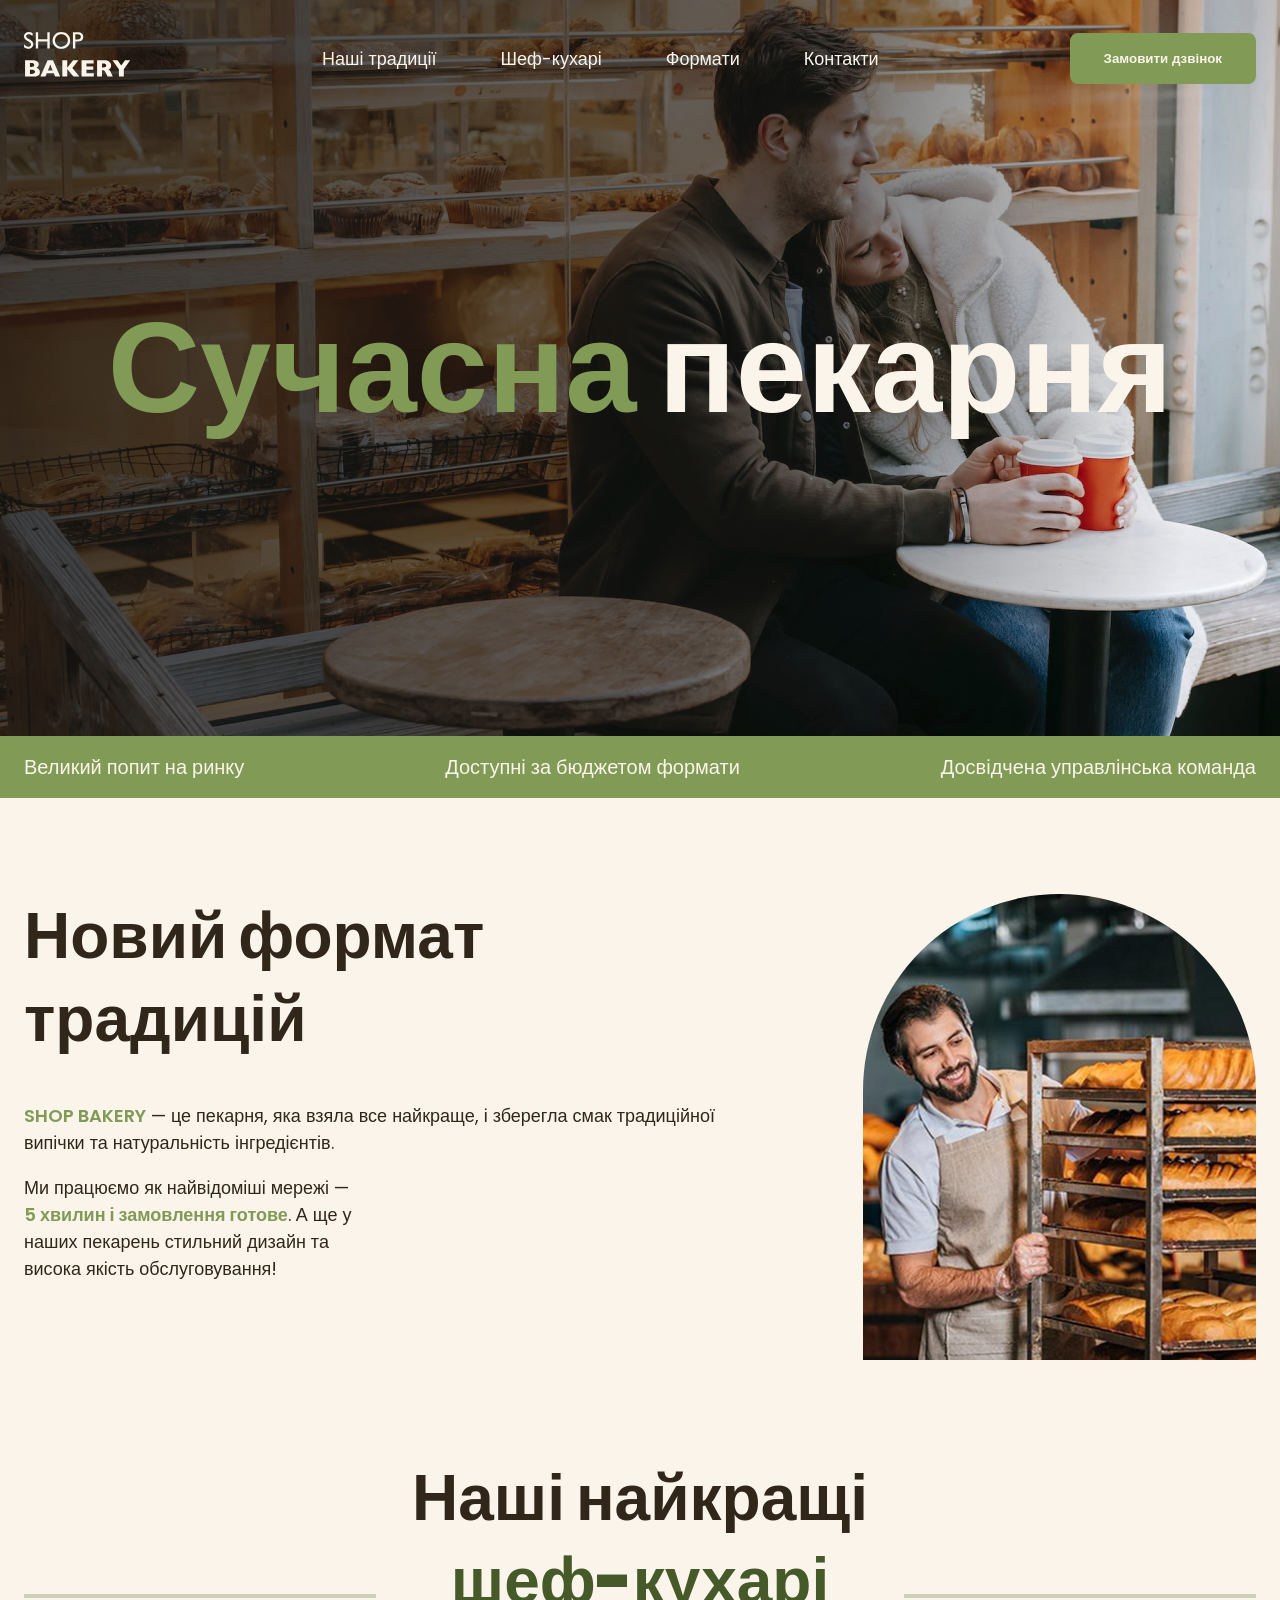
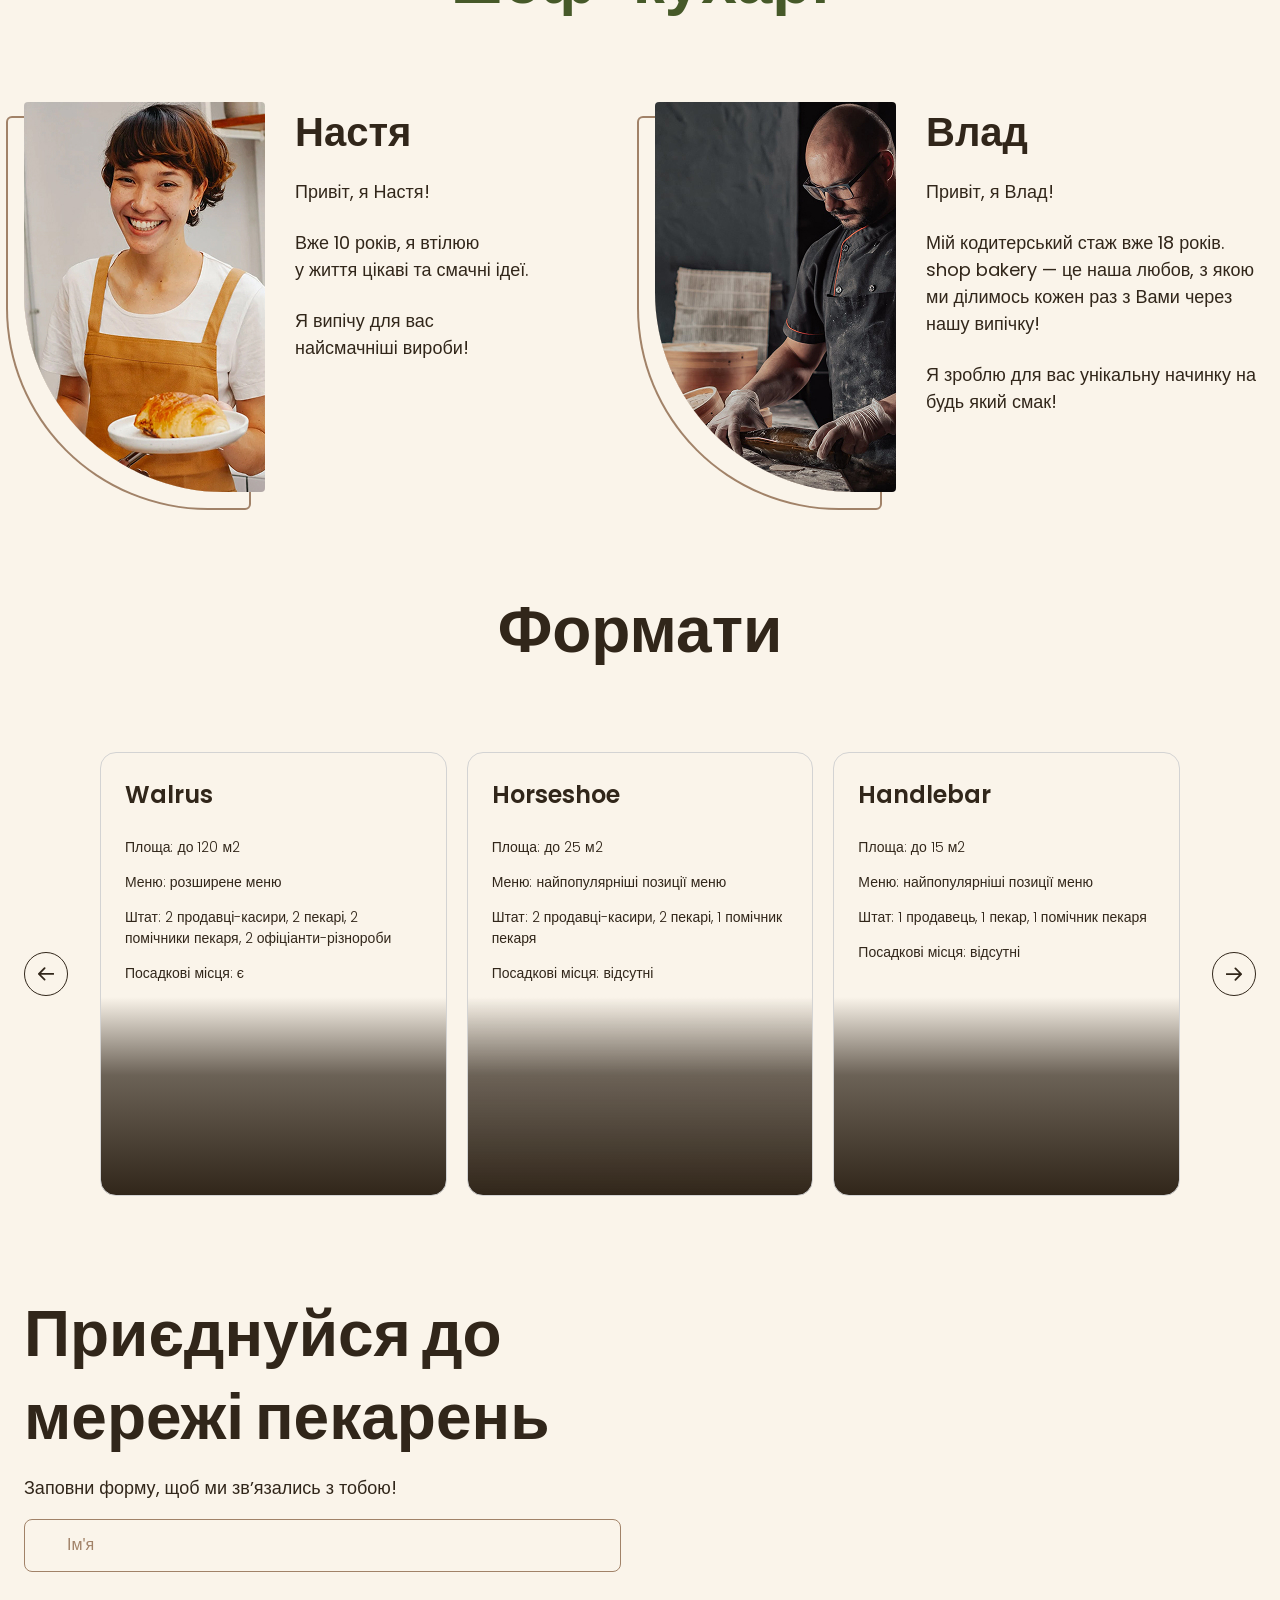
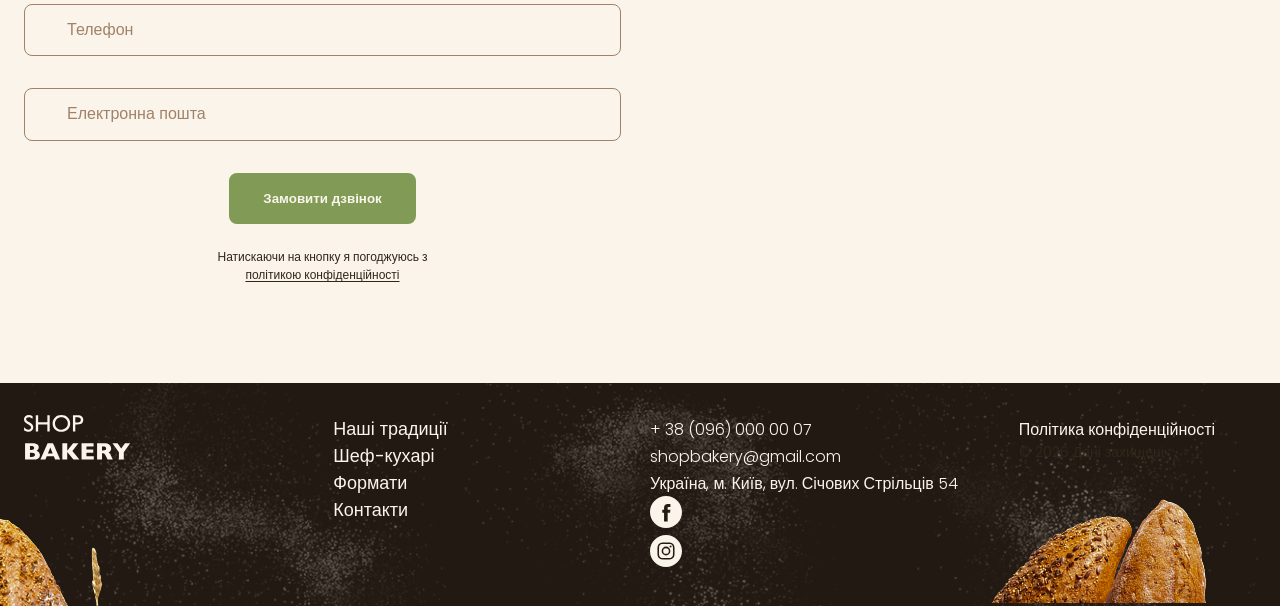
<file: index.html>
<!doctype html>
<html lang="uk">
  <head>
    <meta charset="UTF-8" />
    <meta name="viewport" content="width=device-width, initial-scale=1.0" />
    <title>Сучасна пекарня</title>
    <link rel="stylesheet" href="css/styles.css" />
  </head>
  <body>
    <header class="header">
      <div class="container">
        <div class="header-container">
          <nav class="header-nav">
            <a href="/">
              <img src="./images/logo.svg" alt="Логотип сучасної пекарні" />
            </a>
            <ul class="header-menu">
              <li>
                <a class="link" href="#traditions-section">Наші традиції</a>
              </li>
              <li>
                <a class="link" href="#chefs-section">Шеф-кухарі</a>
              </li>
              <li>
                <a class="link" href="#formats-section">Формати</a>
              </li>
              <li>
                <a class="link" href="#contact-section">Контакти</a>
              </li>
            </ul>
          </nav>
          <button class="button modal-btn-open" type="button">
            Замовити дзвінок
          </button>
        </div>
      </div>
    </header>
    <main>
      <section class="hero-section">
        <div class="container">
          <h1 class="hero-title">
            <span class="accent">Сучасна</span> пекарня
          </h1>
        </div>
      </section>
      <section class="advantages-section">
        <div class="container">
          <h2 class="visually-hidden">Наші переваги</h2>
          <ul class="advantages-list">
            <li class="advantages-item">Великий попит на ринку</li>
            <li class="advantages-item">Доступні за бюджетом формати</li>
            <li class="advantages-item">Досвідчена управлінська команда</li>
          </ul>
        </div>
      </section>
      <section class="traditions-section section" id="traditions-section">
        <div class="container">
          <div class="traditions-container">
            <div class="traditions-content">
              <h2 class="traditions-title section-title">
                Новий формат традицій
              </h2>
              <p class="traditions-text">
                <span lang="en" class="brand uppercase">shop bakery</span> — це
                пекарня, яка взяла все найкраще, і зберегла смак традиційної
                випічки та натуральність інгредієнтів.
              </p>
              <p class="traditions-text limited">
                Ми працюємо як найвідоміші мережі —
                <span class="brand">5 хвилин і замовлення готове</span>. А ще у
                наших пекарень стильний дизайн та висока якість обслуговування!
              </p>
            </div>
            <img
              class="traditions-photo"
              src="./images/baker-man.jpg"
              alt="Чоловік пекар дивиться на батони із посмішкою"
            />
          </div>
        </div>
      </section>
      <section class="section" id="chefs-section">
        <div class="container">
          <h2 class="chefs-title section-title centered">
            Наші найкращі<br />
            <span class="accent">шеф-кухарі</span>
          </h2>
          <ul class="chefs-list">
            <li class="chefs-item">
              <article class="chef-card">
                <img
                  class="chef-photo"
                  src="./images/nastya-chef.jpg"
                  alt="Nastya chef"
                />
                <div>
                  <h3 class="chef-title">Настя</h3>
                  <div class="chef-text">
                    <p>Привіт, я Настя!</p>
                    <p>
                      Вже 10 років, я втілюю<br />
                      у життя цікаві та смачні ідеї.
                    </p>
                    <p>
                      Я випічу для вас<br />
                      найсмачніші вироби!
                    </p>
                  </div>
                </div>
              </article>
            </li>
            <li class="chefs-item">
              <article class="chef-card">
                <img
                  class="chef-photo"
                  src="./images/vlad-chef.jpg"
                  alt="Vlad chef"
                />
                <div>
                  <h3 class="chef-title">Влад</h3>
                  <div class="chef-text">
                    <p>Привіт, я Влад!</p>
                    <p>
                      Мій кодитерський стаж вже 18 років.
                      <span lang="en">shop bakery</span> — це наша любов, з якою
                      ми ділимось кожен раз з Вами через нашу випічку!
                    </p>
                    <p>Я зроблю для вас унікальну начинку на будь який смак!</p>
                  </div>
                </div>
              </article>
            </li>
          </ul>
        </div>
      </section>
      <section class="section" id="formats-section">
        <div class="container">
          <h2 class="formats-title section-title centered">Формати</h2>
          <div class="formats-container">
            <button class="carousel-button" type="button">
              <svg width="16" height="16">
                <use href="./images/icons.svg#icon-arrow"></use>
              </svg>
            </button>
            <ul class="formats-list">
              <li class="formats-item">
                <article class="format-card">
                  <h3 class="format-title" lang="en">Walrus</h3>
                  <div class="format-text">
                    <p>Площа: до 120 м2</p>
                    <p>Меню: розширене меню</p>
                    <p>
                      Штат: 2 продавці-касири, 2 пекарі, 2 помічники пекаря, 2
                      офіціанти-різнороби
                    </p>
                    <p>Посадкові місця: є</p>
                  </div>
                </article>
              </li>
              <li class="formats-item">
                <article class="format-card">
                  <h3 class="format-title" lang="en">Horseshoe</h3>
                  <div class="format-text">
                    <p>Площа: до 25 м2</p>
                    <p>Меню: найпопулярніші позиції меню</p>
                    <p>Штат: 2 продавці-касири, 2 пекарі, 1 помічник пекаря</p>
                    <p>Посадкові місця: відсутні</p>
                  </div>
                </article>
              </li>
              <li class="formats-item">
                <article class="format-card">
                  <h3 class="format-title" lang="en">Handlebar</h3>
                  <div class="format-text">
                    <p>Площа: до 15 м2</p>
                    <p>Меню: найпопулярніші позиції меню</p>
                    <p>Штат: 1 продавець, 1 пекар, 1 помічник пекаря</p>
                    <p>Посадкові місця: відсутні</p>
                  </div>
                </article>
              </li>
            </ul>
            <button class="carousel-button next" type="button">
              <svg width="16" height="16">
                <use href="./images/icons.svg#icon-arrow"></use>
              </svg>
            </button>
          </div>
        </div>
      </section>
      <section class="contact-section section" id="contact-section">
        <div class="container">
          <div class="contact-container">
            <div class="contact-form">
              <h2 class="contact-title section-title">
                Приєднуйся до мережі пекарень
              </h2>
              <p>Заповни форму, щоб ми звʼязались з тобою!</p>
              <form name="contact-form" autocomplete="off" novalidate>
                <div class="form-field">
                  <label class="form-label visually-hidden" for="user-name"
                    >Ім'я</label
                  >
                  <input
                    class="form-input"
                    type="text"
                    id="user-name"
                    name="user-name"
                    placeholder="Ім'я"
                  />
                </div>
                <div class="form-field">
                  <label class="form-label visually-hidden" for="user-tel"
                    >Телефон</label
                  >
                  <input
                    class="form-input"
                    type="tel"
                    id="user-tel"
                    name="user-tel"
                    placeholder="Телефон"
                  />
                </div>
                <div class="form-field">
                  <label class="form-label visually-hidden" for="user-email"
                    >Електронна пошта</label
                  >
                  <input
                    class="form-input"
                    type="email"
                    id="user-email"
                    name="user-email"
                    placeholder="Електронна пошта"
                  />
                </div>

                <button class="form-button button" type="submit">
                  Замовити дзвінок
                </button>
                <p class="form-terms">
                  Натискаючи на кнопку я погоджуюсь з
                  <a class="form-terms-link" href="#"
                    >політикою конфіденційності</a
                  >
                </p>
              </form>
            </div>
            <iframe
              class="contact-map"
              src="https://www.google.com/maps/embed?pb=!1m18!1m12!1m3!1d4272.012826293761!2d30.486785007460433!3d50.456856461880385!2m3!1f0!2f0!3f0!3m2!1i1024!2i768!4f13.1!3m3!1m2!1s0x40d4ce637c006b2d%3A0xaf86385f19996ff0!2z0LLRg9C70LjRhtGPINCh0ZbRh9C-0LLQuNGFINCh0YLRgNGW0LvRjNGG0ZbQsiwgNTQsINCa0LjRl9CyLCAwMjAwMA!5e0!3m2!1suk!2sua!4v1761742830677!5m2!1suk!2sua"
              width="603"
              height="595"
              allowfullscreen=""
              loading="lazy"
              referrerpolicy="no-referrer-when-downgrade"
            ></iframe>
          </div>
        </div>
      </section>
    </main>
    <footer class="footer">
      <div class="container">
        <div class="footer-container">
          <nav class="footer-nav">
            <div class="footer-logo">
              <a href="#" target="_blank">
                <img src="./images/logo.svg" alt="Логотип сучасної пекарні" />
              </a>
            </div>
            <ul class="footer-menu">
              <li><a class="link" href="#">Наші традиції</a></li>
              <li><a class="link" href="#">Шеф-кухарі</a></li>
              <li><a class="link" href="#">Формати</a></li>
              <li><a class="link" href="#">Контакти</a></li>
            </ul>
          </nav>
          <address class="footer-address">
            <ul class="address-list">
              <li>
                <a class="address-link" href="tel:+380960000007"
                  >+ 38 (096) 000 00 07</a
                >
              </li>
              <li>
                <a class="address-link" href="mailto:shopbakery@gmail.com"
                  >shopbakery@gmail.com</a
                >
              </li>
              <li>
                <a
                  class="address-link"
                  href="https://maps.app.goo.gl/cjjB3eA7xdgPSQeA9"
                  target="_blank"
                  >Україна, м. Київ, вул. Січових Стрільців 54</a
                >
              </li>
              <li>
                <a href="#">
                  <svg class="address-icon" width="32" height="32">
                    <use href="./images/icons.svg#icon-facebook"></use>
                  </svg>
                </a>
              </li>
              <li>
                <a href="#">
                  <svg class="address-icon" width="32" height="32">
                    <use href="./images/icons.svg#icon-instagram"></use>
                  </svg>
                </a>
              </li>
            </ul>
            <div class="address-info">
              <a class="address-link" href="#" target="_blank"
                >Політика конфіденційності</a
              >
              <p class="address-copyright">&copy; 2026 Дані захищені</p>
            </div>
          </address>
        </div>
      </div>
    </footer>

    <div class="backdrop is-hidden">
      <div class="modal">
        <button class="modal-btn-close" type="button">Close</button>
        <h2>Замовити дзвінок</h2>
        <p>Залишіть заявку та наш спеціаліст зв'яжеться з Вами!</p>
        <form name="modal-form" autocomplete="off" novalidate>
          <div class="form-field">
            <label class="form-label visually-hidden" for="user-name"
              >Ім'я</label
            >
            <input
              class="form-input"
              type="text"
              id="user-name"
              name="user-name"
              placeholder="Ім'я"
            />
          </div>
          <div class="form-field">
            <label class="form-label visually-hidden" for="user-tel"
              >Телефон</label
            >
            <input
              class="form-input"
              type="tel"
              id="user-tel"
              name="user-tel"
              placeholder="Телефон"
            />
          </div>
          <div class="form-field">
            <label class="form-label visually-hidden" for="user-email"
              >Електронна пошта</label
            >
            <input
              class="form-input"
              type="email"
              id="user-email"
              name="user-email"
              placeholder="Електронна пошта"
            />
          </div>

          <button class="form-button button" type="submit">
            Замовити дзвінок
          </button>
          <p class="form-terms">
            Натискаючи на кнопку я погоджуюсь з
            <a class="form-terms-link" href="#">політикою конфіденційності</a>
          </p>
        </form>
      </div>
    </div>

    <script src="./js/modal.js"></script>
  </body>
</html>
</file>
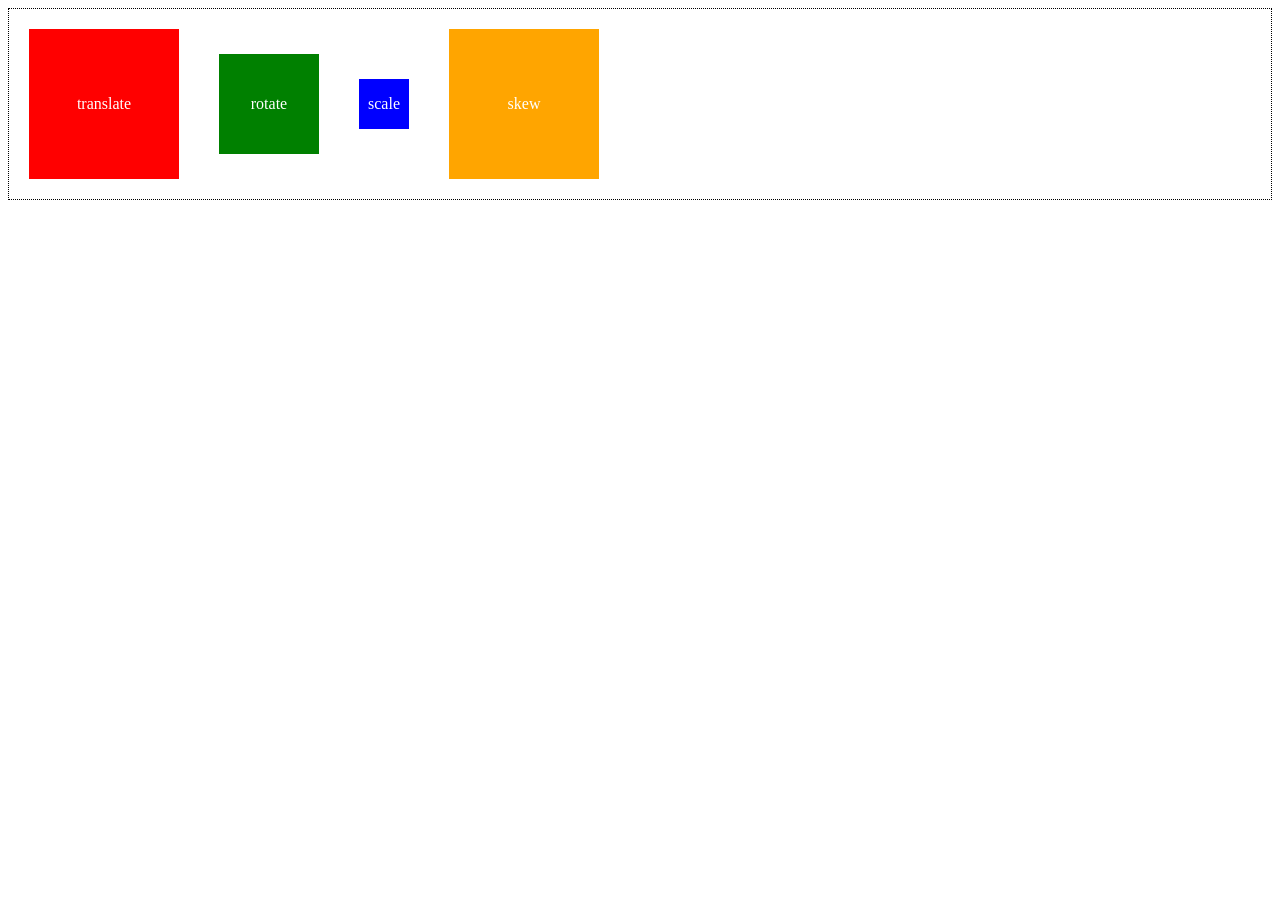
<file: test.html>
<!doctype html>
<html lang="en">
  <head>
    <meta charset="UTF-8" />
    <meta name="viewport" content="width=device-width, initial-scale=1.0" />
    <title>Document</title>
    <link rel="stylesheet" href="test.css" />
  </head>
  <body>
    <div class="parent">
      <div class="item red">translate</div>
      <div class="item green">rotate</div>
      <div class="item blue">scale</div>
      <div class="item orange">skew</div>
    </div>
  </body>
</html>
</file>
<file: css/styles.css>
@font-face {
  font-display: swap;
  font-family: "Poppins";
  font-weight: 300;
  src: url("../fonts/poppins-v24-latin-300.woff2") format("woff2");
}

@font-face {
  font-display: swap;
  font-family: "Poppins";
  font-weight: 400;
  src: url("../fonts/poppins-v24-latin-regular.woff2") format("woff2");
}

@font-face {
  font-display: swap;
  font-family: "Poppins";
  font-weight: 600;
  src: url("../fonts/poppins-v24-latin-600.woff2") format("woff2");
}

@font-face {
  font-display: swap;
  font-family: "Poppins";
  font-weight: 900;
  src: url("../fonts/poppins-v24-latin-900.woff2") format("woff2");
}

:root {
  --color-primary-dark: #31261a;
  --color-primary-light: #faf4ea;
  --color-secondary-dark: #a18268;
  --color-brand-normal: #819b57;
  --color-brand-dark: #465929;
  --color-brand-light: #cfcfbc;
}

*,
*::before,
*::after {
  box-sizing: border-box;
}

/* Base */
body {
  color: var(--color-primary-dark);
  background-color: var(--color-primary-light);
  font-family: "Poppins", sans-serif;
  font-size: 18px;
  font-weight: 400;
  line-height: 1.5;
  margin: 0;
}

h1,
h2,
h3,
h4,
h5,
h6,
p {
  margin-top: 0;
}

a {
  display: inline-block;
}

address {
  font-style: normal;
}

ul {
  margin: 0;
  padding: 0;
  list-style: none;
}

.visually-hidden {
  position: absolute;
  left: -10000px;
  top: auto;
  width: 1px;
  height: 1px;
  overflow: hidden;
}

.section {
  padding: 48px 0;
}

.container {
  width: 100%;
  max-width: 1288px;
  margin: 0 auto;
  padding: 0 24px;
}

/* Button */
.button {
  padding: 16px 32px;
  color: var(--color-primary-light);
  font-weight: 600;
  background-color: var(--color-brand-normal);
  border: 2px solid var(--color-brand-normal);
  border-radius: 8px;
}

.button:hover {
  color: var(--color-brand-dark);
  background-color: transparent;
  border: 2px solid var(--color-brand-normal);
  border-radius: 8px;
}

/* Link */
.link {
  color: var(--color-primary-light);
  /* line-height: 1.5; */
  text-decoration: none;
  transition: color 0.3s;
}

.link:hover {
  color: var(--color-brand-normal);
}

/* Header */
.header {
  position: absolute;
  top: 0;
  left: 0;
  width: 100%;
  padding-top: 32px;
}

.header-container {
  display: flex;
  align-items: center;
  gap: 40px;
}

.header-nav {
  display: flex;
  align-items: center;
  flex-grow: 1;
  gap: 40px;
}

.header-menu {
  display: flex;
  gap: 64px;
  flex-grow: 1;
  justify-content: center;
}

/* Hero section */
.hero-section {
  padding: 272px 0;
  background-image:
    linear-gradient(
      102.76deg,
      rgba(18, 18, 17, 0.78) 2.03%,
      rgba(18, 18, 17, 0.6) 58.46%,
      rgba(18, 18, 17, 0) 90.36%
    ),
    url("../images/hero-section-background.jpg");
  background-repeat: no-repeat;
  background-position: center top;
  background-size: cover;
}

.hero-title {
  margin-bottom: 0;
  color: var(--color-primary-light);
  text-align: center;
  font-size: 128px;
  font-weight: 900;
}

.hero-title .accent {
  color: var(--color-brand-normal);
}

/* Advantages section */
.advantages-section {
  padding: 16px 0;
  background-color: var(--color-brand-normal);
}

.advantages-list {
  display: flex;
  justify-content: space-between;
  gap: 40px;
}

.advantages-item {
  color: var(--color-primary-light);
  font-size: 20px;
  font-weight: 300px;
}

.section-title {
  font-size: 64px;
  font-weight: 900;
  line-height: 1.3;
}

.section-title.centered {
  text-align: center;
}

.section-title .accent {
  color: var(--color-brand-dark);
}

/* Traditions section */
.traditions-section {
  padding-top: 96px;
}

.traditions-container {
  display: flex;
  justify-content: space-between;
  gap: 40px;
}

.traditions-content {
  max-width: 710px;
}

.traditions-title {
  margin-bottom: 42px;
}

.traditions-text .brand {
  color: var(--color-brand-normal);
  font-weight: 600;
}

.traditions-text .uppercase {
  text-transform: uppercase;
}

.traditions-text.limited {
  max-width: 340px;
}

.traditions-photo {
  border-radius: 400px 400px 0 0;
  /* top-left | top-right | bottom-right | bottom-left */
}

/* Chefs section */
.chefs-title {
  position: relative;
  margin: 0 auto 80px;
}

.chefs-title::before,
.chefs-title::after {
  position: absolute;
  bottom: 24px;
  width: 352px;
  border: 2px solid var(--color-brand-light);
  content: "";
}

.chefs-title::before {
  left: 0;
}

.chefs-title::after {
  right: 0;
}

.chefs-list {
  display: flex;
  flex-wrap: wrap;
  gap: 40px 30px;
}

.chefs-item {
  flex-basis: calc((100% - 30px) / 2);
}

.chef-card {
  display: flex;
  gap: 30px;
}

.chef-photo {
  border-radius: 4px 4px 4px 200px;
  box-shadow:
    -16px 16px 0 0 var(--color-primary-light),
    -16px 16px 0 2px var(--color-secondary-dark);
}

.chef-title {
  margin-bottom: 16px;
  font-size: 40px;
  font-weight: 600;
}

.chef-text p {
  margin-bottom: 24px;
}

.chef-text p:last-child {
  margin-bottom: 0px;
}

/* Formats section */
.formats-container {
  display: flex;
  align-items: center;
  gap: 32px;
}

.formats-list {
  display: flex;
  flex-wrap: wrap;
  gap: 20px;
}

.formats-item {
  flex-basis: calc((100% - 40px) / 3);
}

.format-card {
  height: 444px;
  background-image: linear-gradient(
    180deg,
    rgba(49, 38, 26, 0) 55.21%,
    rgba(49, 38, 26, 0.71) 72.92%,
    var(--color-primary-dark) 100%
  );
  padding: 24px;
  border: 1px solid lightgray; /*remove*/
  border-radius: 16px;
  transition: transform 0.3s;
}

.format-card:hover {
  transform: scale(1.05);
}

.formats-title {
  margin-bottom: 80px;
}

.format-title {
  font-size: 24px;
  font-weight: 600;
}

.format-text {
  font-size: 14px;
  font-weight: 300;
}

/* Carousel */

.carousel-button {
  display: flex;
  align-items: center;
  justify-content: center;
  flex-shrink: 0;
  width: 44px;
  height: 44px;
  padding: 0;
  fill: var(--color-primary-dark);
  background-color: transparent;
  border-radius: 50%;
  border: 1px solid var(--color-primary-dark);
  cursor: pointer;
}

.carousel-button.next {
  transform: rotate(180deg);
}

.carousel-button:hover {
  background-color: var(--color-primary-dark);
  fill: var(--color-primary-light);
}

/* Contact section */
.contact-section {
  padding-bottom: 96px;
}

.contact-container {
  display: flex;
  gap: 32px;
}

.contact-title {
  margin-bottom: 16px;
}

.contact-map {
  flex-shrink: 0;
  border-radius: 16px;
  border: none;
}

/* Footer */
.footer {
  padding: 32px 0;
  position: relative;
  background-image: url("../images/footer-background.png");
  background-color: var(--color-primary-dark);
  background-repeat: no-repeat;
  background-size: cover;
  background-position: center;
}

.footer::before,
.footer::after {
  position: absolute;
  bottom: 0;
  background-repeat: no-repeat;
  content: "";
}

.footer::before {
  width: 180px;
  height: 120px;
  left: 0;
  background-image: url("../images/decor-bread-small.png");
}

.footer::after {
  width: 380px;
  height: 190px;
  right: 0;
  background-image: url("../images/decor-bread-large.png");
}

.footer-container {
  display: flex;
  gap: 20px;
}

.footer-nav,
.footer-address {
  display: flex;
  flex-basis: 50%;
  gap: 20px;
}

.footer-logo,
.footer-menu {
  flex-grow: 1;
}

.address-list,
.address-info {
  flex-grow: 1;
}

.address-link {
  color: var(--color-primary-light);
  font-size: 16px;
  font-weight: 300;
  text-decoration: none;
}

.address-link:hover {
  color: var(--color-brand-normal);
}

.address-icon {
  fill: var(--color-primary-light);
}

.address-icon:hover {
  fill: var(--color-brand-normal);
}

.address-copyright {
  font-size: 14px;
}

/* Modal */
.backdrop {
  position: fixed;
  top: 0;
  left: 0;
  right: 0;
  bottom: 0;
  display: flex;
  align-items: center;
  justify-content: center;
  padding: 20px 0;
  background-color: rgba(0, 0, 0, 0.5);
  transition:
    opacity 0.3s,
    visibility 0.3s;
}

.backdrop.is-hidden {
  opacity: 0;
  visibility: hidden;
  pointer-events: none;
}

.modal {
  position: relative;
  width: 100%;
  max-width: 880px;
  height: 100%;
  max-height: 880px;
  padding: 128px;
  background-color: var(--color-primary-light);
  border-radius: 32px;
  overflow-y: auto;
}

.modal-btn-close {
  position: absolute;
  top: 40px;
  right: 40px;
}

/* Form */
.form-field {
  position: relative;
  margin-bottom: 32px;
}

.form-label {
  position: absolute;
  top: 16px;
  left: 42px;
}

.form-input {
  padding: 16px 42px;
  width: 100%;
  font-size: 16px;
  line-height: 1.17;
  border: 1px solid var(--color-secondary-dark);
  border-radius: 8px;
  background-color: transparent;
}

.form-input:focus {
  border-color: var(--color-brand-normal);
  outline: none;
}

.form-input::placeholder {
  color: var(--color-secondary-dark);
  font-size: 16px;
  line-height: 1.17;
}

.form-input:focus::placeholder {
  color: var(--color-primary-dark);
}

.form-button {
  display: block;
  margin: 0 auto 24px;
}

.form-terms {
  margin: 0 auto;
  max-width: 220px;
  font-weight: 500;
  font-size: 12px;
  line-height: 1.5;
  text-align: center;
}

.form-terms-link {
  color: var(--color-primary-dark);
  text-underline-offset: 2px;
}
</file>
<file: test.css>
* {
  box-sizing: border-box;
}

.parent {
  display: flex;
  align-items: center;
  gap: 40px;
  padding: 20px;
  border: 1px dotted black;
}

.item {
  display: flex;
  align-items: center;
  justify-content: center;
  color: white;
}

.item.red {
  width: 150px;
  height: 150px;
  background-color: red;
}

.item.green {
  width: 100px;
  height: 100px;
  background-color: green;
  animation: spin 1s infinite linear;
}

@keyframes spin {
  0% {
    transform: rotate(0);
  }

  40% {
    transform: rotate(-40deg);
  }

  100% {
    transform: rotate(720deg);
  }
}

.item.blue {
  width: 50px;
  height: 50px;
  background-color: blue;
}

.item.orange {
  width: 150px;
  height: 150px;
  background-color: orange;
}
</file>
